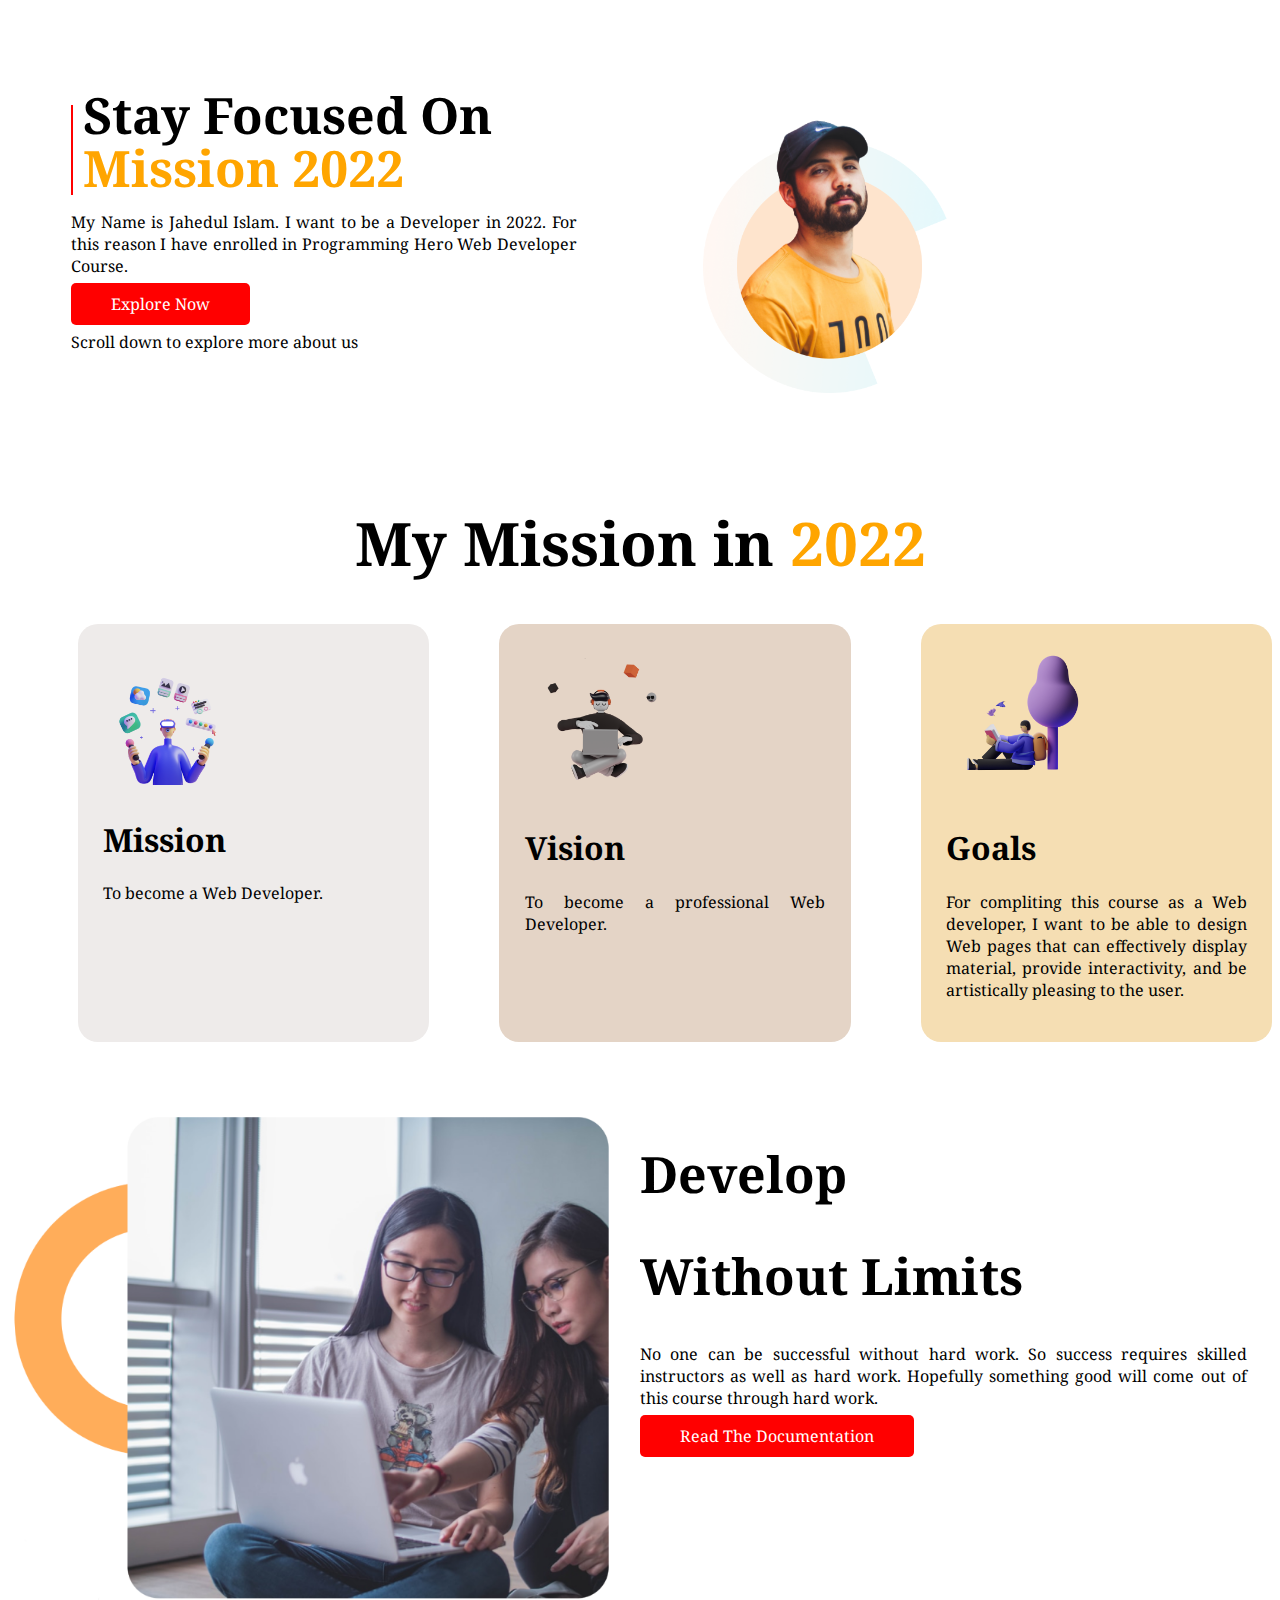
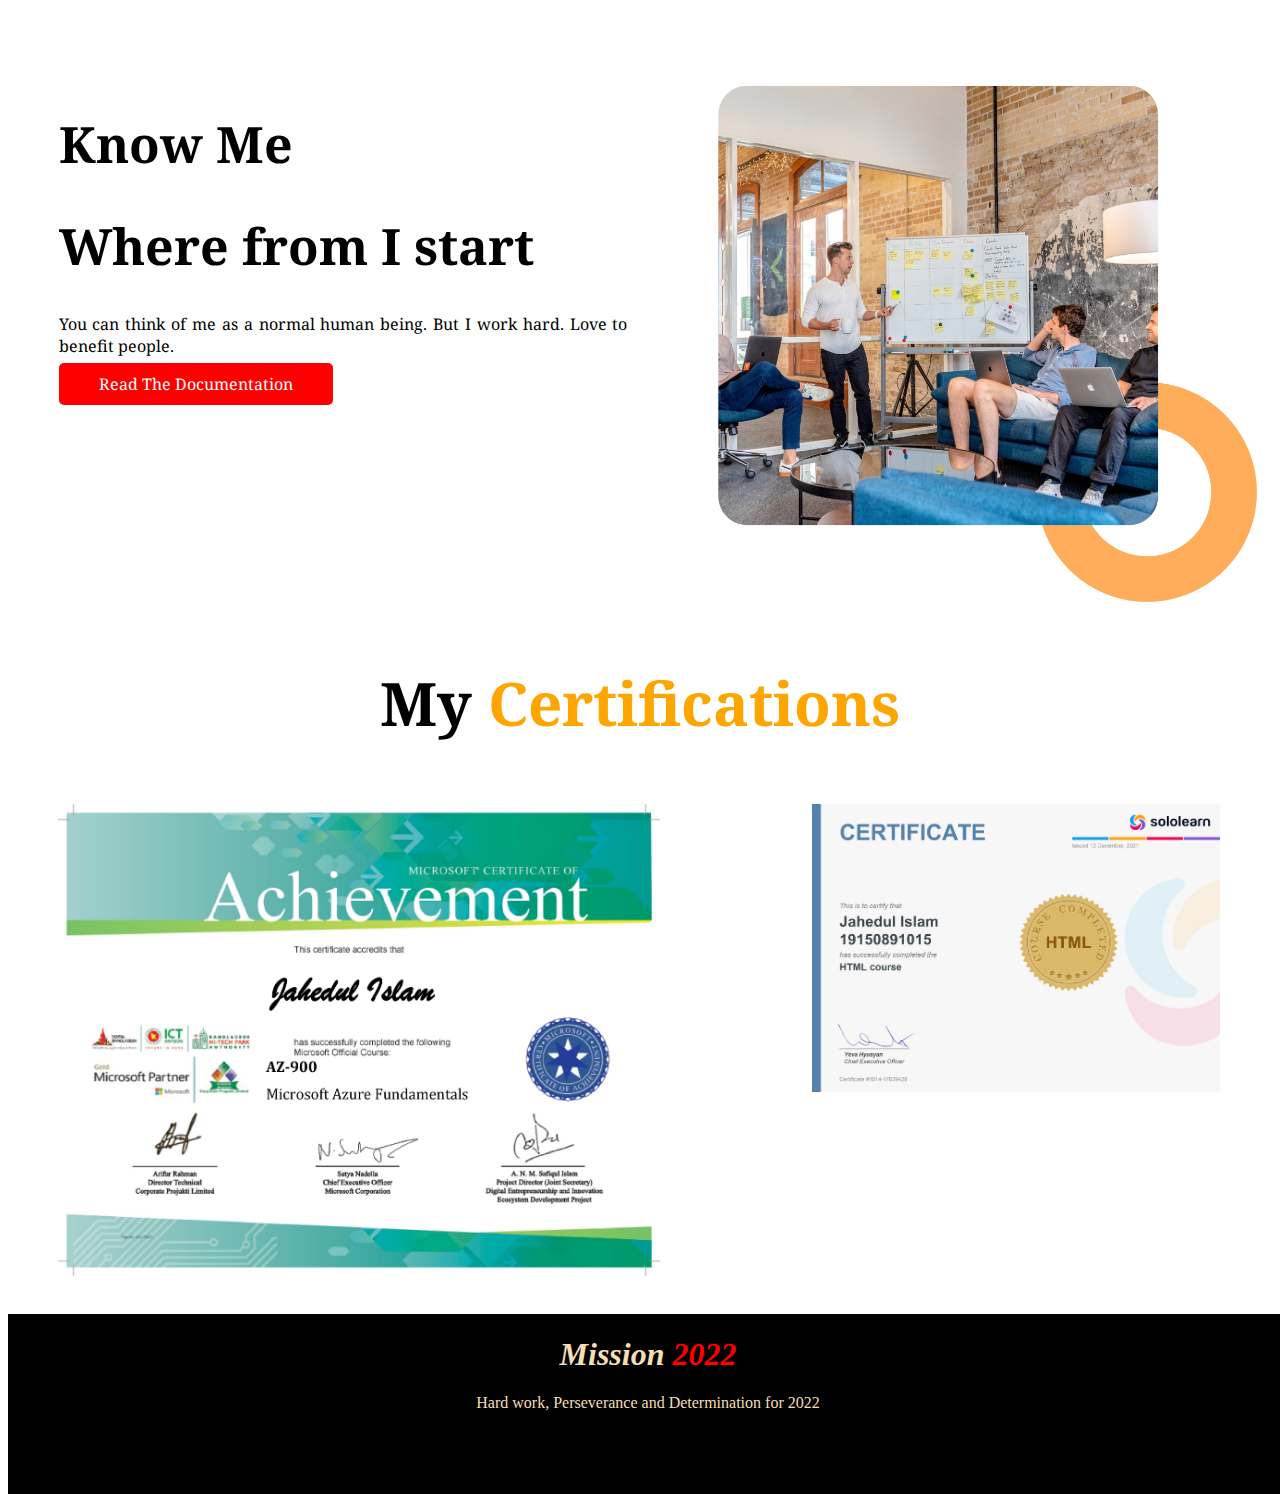
<file: index.html>
<!DOCTYPE html>
<html lang="en">

<head>
    <meta charset="UTF-8">
    <meta http-equiv="X-UA-Compatible" content="IE=edge">
    <meta name="viewport" content="width=device-width, initial-scale=1.0">
    <title>Jahedul Islam Portpolio</title>
    <link rel="shortcut icon" href="./images/person/person-0.png" type="image/x-icon">
    <link rel="preconnect" href="https://fonts.googleapis.com">
    <link rel="preconnect" href="https://fonts.gstatic.com" crossorigin>
    <link href="https://fonts.googleapis.com/css2?family=Noto+Serif&display=swap" rel="stylesheet">
    <link rel="stylesheet" href="style.css">
</head>

<body>
    <section class="first-banner">
        <div class="first-one">
            <div id="border">
                <h1>Stay Focused On</h1>
                <h1 class="orange">Mission 2022</h1>
            </div>
            <p>My Name is Jahedul Islam. I want to be a Developer in 2022. For this reason I have enrolled in Programming Hero Web Developer Course. </p>
            <a class="show-button" target="_blank" href="">Explore Now</a>
            <p>Scroll down to explore more about us</p>
        </div>
        <div class="first-one">
            <img src="./images/person/person-0.png" alt="My Picture">
        </div>
    </section>
    <section class="second-banner">
        <div class="second-mission">
            <h1>My Mission in <span class="second">2022</span></h1>
        </div>
        <div class="container first-banner">
            <div class="second-one">
                <img src="./images/illustrators/illustrator-1.png" alt="">
                <h1>Mission</h1>
                <p>To become a Web Developer. 
                </p>
            </div>
            <div class="third-one">
                <img src="./images/illustrators/illustrator-2.png" alt="">
                <h1>Vision</h1>
                <p>To become a professional Web Developer. 
                </p>
            </div>
            <div class="fourth-one">
                <img src="./images/illustrators/illustrator-3.png" alt="">
                <h1>Goals</h1>
                <p>For compliting this course as a Web developer, I want to be able to design Web pages that can effectively display material, provide interactivity, and be artistically pleasing to the user.
                </p>
            </div>
        </div>
    </section>
    <section class="third-banner">
        <div class="third-oneb">
            <img src="./images/picture-25.png" alt="">
        </div>
        <div class="third-oneb">
            <h1>Develop</h1>
            <h1>Without Limits</h1>
            <p>No one can be successful without hard work. So success requires skilled instructors as well as hard work. Hopefully something good will come out of this course through hard work.</p>
            <a class="show-button1" target="_blank" href="">Read The Documentation</a>
        </div>
    </section>
    <section class="fourth-banner">
        <div class="fourth-oneb third-oneb">
            <h1>Know Me</h1>
            <h1>Where from I start</h1>
            <p>You can think of me as a normal human being. But I work hard. Love to benefit people.</p>
            <a class="show-button1" target="_blank" href="">Read The Documentation</a>
        </div>
        <div class="fourth-oneb">
            <img src="./images/picture-23.png" alt="">
        </div>
    </section>
    <section class="fifth-banner">
        <div class="second-mission">
            <h1>My <span class="second">Certifications</span></h1>
        </div>
        <div class="fifth-oneb">
          <div class="certificates"><img src="./images/pictures/16e63ce782c6401b9028f9c2caee41ca-0001.jpg" alt=""></div>
          <div class="certificates"><img src="./images/pictures/Picture 26.jfif" alt=""></div>
        </div>
    </section>
   <div class="footer">
    <footer class="last-part">
        <h1>Mission <span class="last">2022</span></h1>
        <div class="last-part2">
            <p>Hard work, Perseverance and Determination for 2022</p>
        </div>
       
    </footer>
   </div>
</body>

</html>
</file>
<file: style.css>
body{
    font-family: 'Noto Serif', serif;
    text-align: justify;
    text-justify: inter-word;
}
#border{
    border-left: 2px solid;
    border-color: red;
    height: 90px;
}

#border h1{
    margin-left: 10px;
    font-size: 50px;
    line-height: 20px;
}
.orange{
    color: orange;
}
.first-banner{
    display: flex;
    margin-bottom: 2px;
    flex-direction: row;
}
.first-one{
width: 70%;
padding: 5%;
}
.first-one img{
width: 50%;
}
.show-button{
    text-decoration: none;
    background-color: red;
    color: white;
    padding: 10px 40px;
    border-radius: 5px;
}
.second{
    color: orange;
}

.second-mission{
    font-size: 30px;
    text-align: center;
}

.second-one{
    width: 70%;
    padding: 2%;
    border-radius: 20px;
    background-color: rgb(238, 235, 234);
    margin-left: 70px;
}
.second-one img{
    width: 50%;
}
.third-one{
    width: 70%;
    padding: 2%;
    border-radius: 20px;
    background-color: rgb(228, 212, 198);
    margin-left: 70px;
}
.third-one img{
    width: 50%;
}
.fourth-one{
    width: 70%;
    padding: 2%;
    border-radius: 20px;
    background-color: wheat;
    margin-left: 70px;
}
.fourth-one img{
    width: 50%;
}
.third-banner{
    display: flex;
    margin-bottom: 2px;
    flex-direction: row;
}
.third-oneb{
    width: 80%;
    padding-top: 5%;
    padding-right: 2%;
}
.third-oneb img{
    width: 100%;
}

.third-oneb > h1{
font-size: 50px;
}
.show-button1{
    text-decoration: none;
    background-color: red;
    color: white;
    padding: 10px 40px;
    border-radius: 5px;
}
.fourth-banner{
    display: flex;
    margin-bottom: 2px;
    flex-direction: row;
}
.fourth-oneb{
    width: 80%;
    padding-top: 5%;
    padding-left: 4%;
}
.fourth-oneb img{
    width: 100%;
}
.fifth-oneb{
    display: flex;
    flex-direction: row;
}
.fifth-oneb{
    width: 100%;
    padding-left: 30px;
}
.fifth-oneb img{
    width: 80%;
    padding: 20px 20px 20px;
}

.footer{
    position: absolute;
    background-color: black;
    width: 100%;
    height: 20%;
}
.last-part{
    font-family: 'Times New Roman', Times, serif;
    font-style: italic;
    color: wheat;
    text-align: center;
}
.last{
    color: red;
}
.last-part2{
    font-family: 'Times New Roman', Times, serif;
    font-style: normal;
    color: wheat;
    text-align: center;
}
</file>
